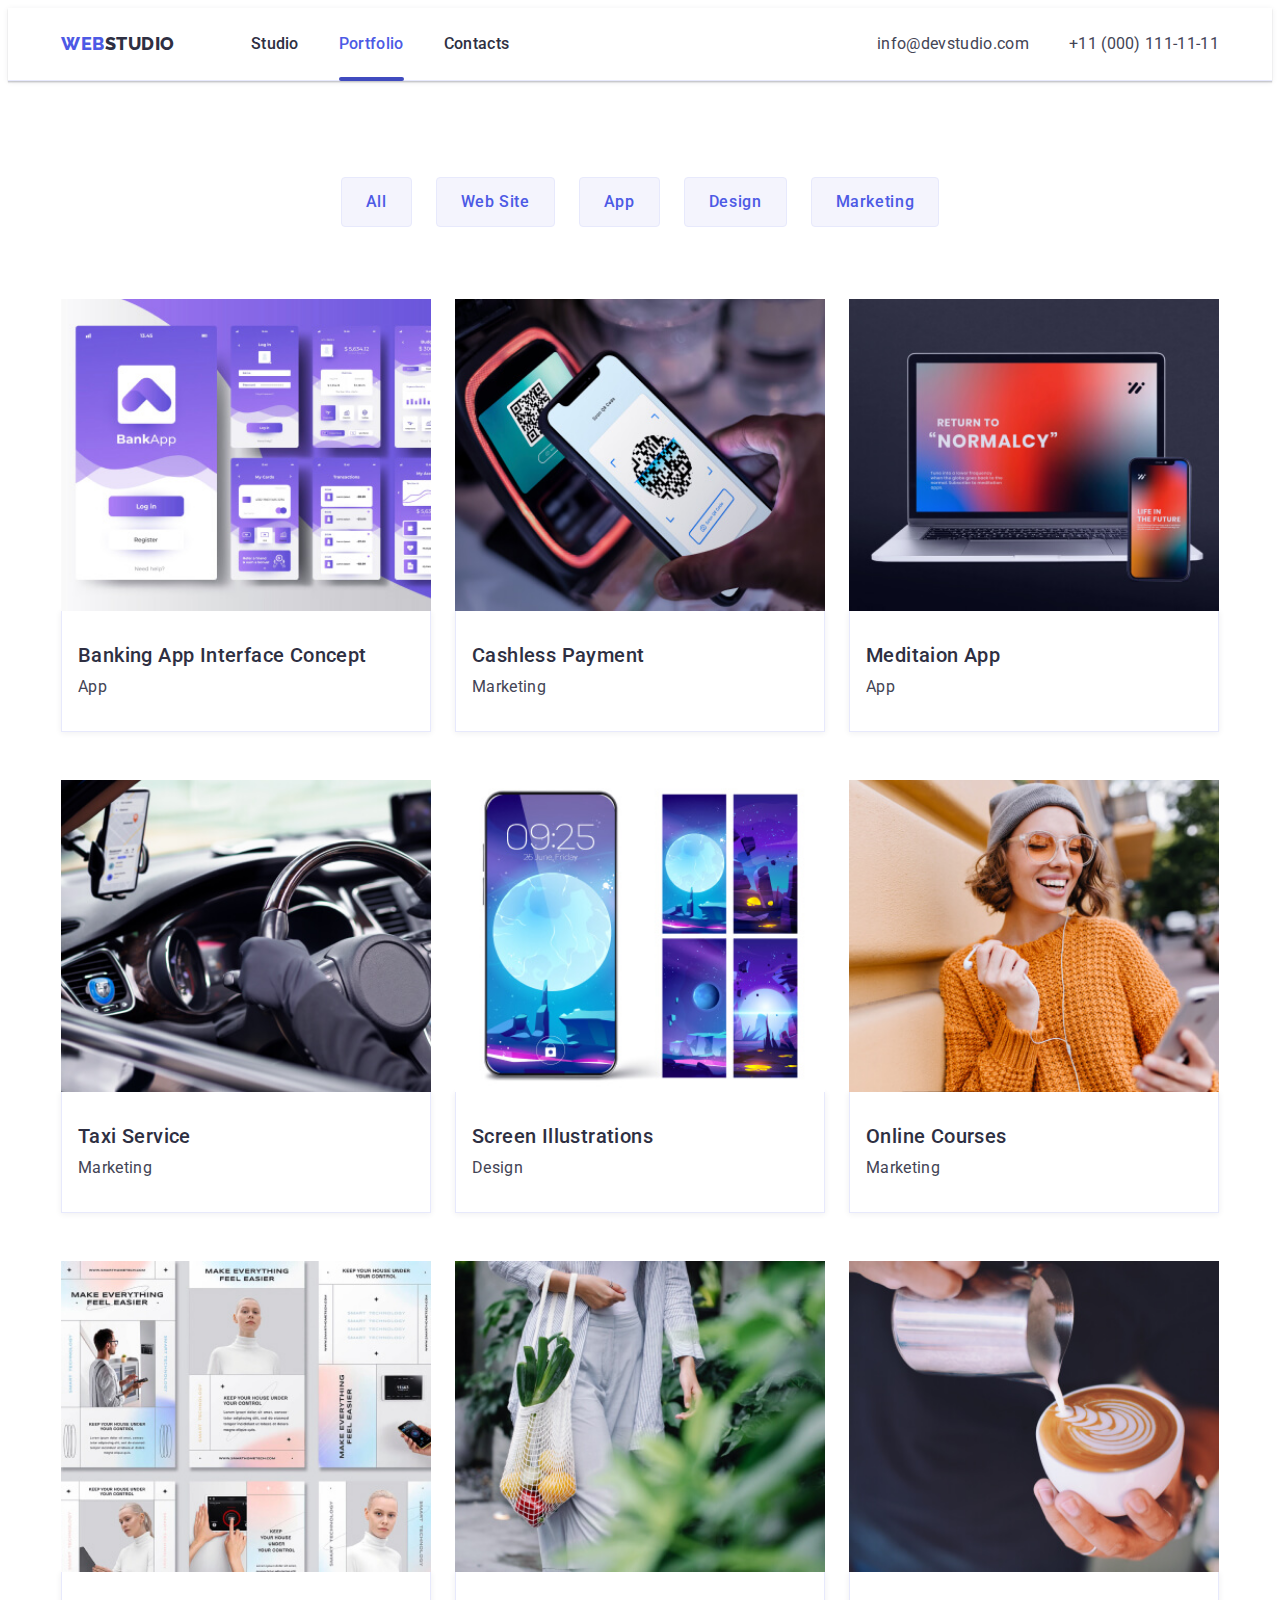
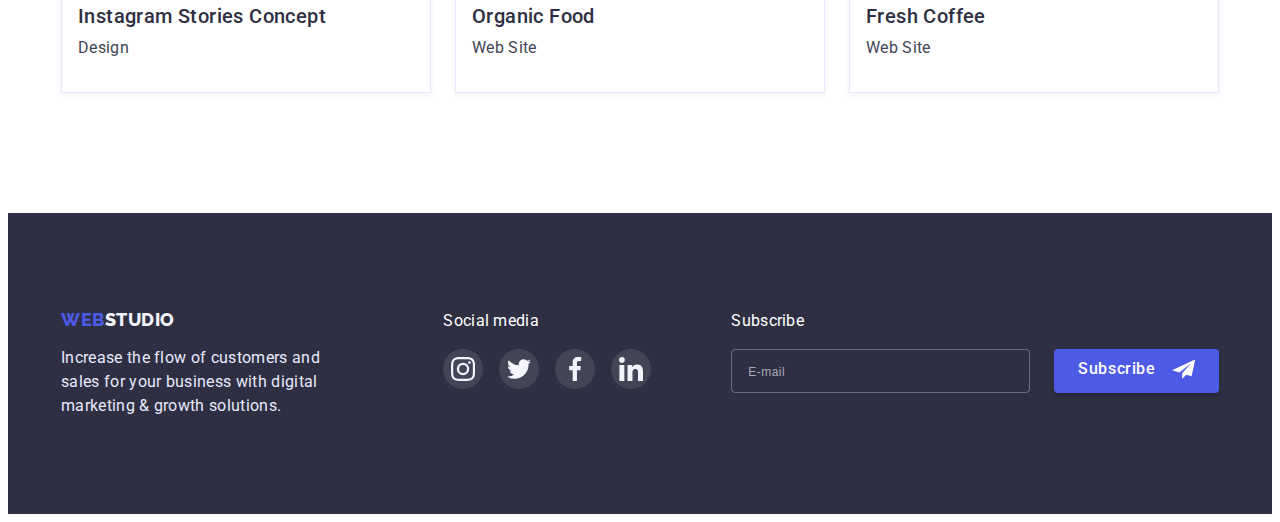
<file: portfolio.html>
<!DOCTYPE html>
<html lang="en">
  <head>
    <meta charset="UTF-8" />
    <meta http-equiv="X-UA-Compatible" content="IE=edge" />
    <meta
      name="viewport"
      content="width=device-width, initial-scale=1.0"
    />
    <title>Web Studio</title>

    <!-- favicon -->
    <link
      rel="apple-touch-icon"
      sizes="180x180"
      href="./images/faicon/apple-touch-icon.png"
    />
    <link
      rel="icon"
      type="image/png"
      sizes="32x32"
      href="./images/faicon/favicon-32x32.png"
    />
    <link
      rel="icon"
      type="image/png"
      sizes="16x16"
      href="./images/faicon/favicon-16x16.png"
    />
    <link rel="manifest" href="./images/faicon/site.webmanifest" />
    <link
      rel="mask-icon"
      href="./images/faicon/faicon-web-studio.svg"
      color="#5bbad5"
    />
    <meta name="msapplication-TileColor" content="#00aba9" />
    <meta name="theme-color" content="#ffffff" />

    <!-- font family -->
    <link rel="preconnect" href="https://fonts.googleapis.com" />
    <link rel="preconnect" href="https://fonts.gstatic.com" crossorigin />
    <link
      href="https://fonts.googleapis.com/css2?family=Raleway:wght@800&family=Roboto:wght@400;500;700;900&display=swap"
      rel="stylesheet"
    />

    <!-- normalize -->
    <link
      rel="stylesheet"
      href="https://cdnjs.cloudflare.com/ajax/libs/modern-normalize/1.1.0/modern-normalize.min.css"
      integrity="sha512-wpPYUAdjBVSE4KJnH1VR1HeZfpl1ub8YT/NKx4PuQ5NmX2tKuGu6U/JRp5y+Y8XG2tV+wKQpNHVUX03MfMFn9Q=="
      crossorigin="anonymous"
      referrerpolicy="no-referrer"
    />

    <!-- css styles -->
    <link rel="stylesheet" href="./css/main.css" />
  </head>
  <body>
    <!-- Header -->

    <header class="header">
      <!-- main-nav -->
      <div class="container header-items">
        <nav class="header-nav">
          <a class="link logo" href="./index.html"
            >Web<span class="logo-header">Studio</span>
          </a>

          <ul class="list menu">
            <li class="menu-item">
              <a class="menu-link link " href="./index.html"
                >Studio</a
              >
            </li>
            <li class="menu-item">
              <a class="menu-link link corrent" href="./portfolio.html"
                >Portfolio</a
              >
            </li>
            <li class="menu-item">
              <a class="menu-link link" href="./index.html">Contacts</a>
            </li>
          </ul>
        </nav>
        <!-- contacts -->
        <address class="address">
          <ul class="contacts-header list">
            <li class="contacts-header-item">
              <a
                class="contacts-header-link link"
                href="mailto:info@devstudio.com"
              >
                <!-- <svg class="contacts-header-icon">
                  <use href="./images/sprite.svg#icon-email"></use>
                </svg> -->
                info@devstudio.com</a
              >
            </li>
            <li class="contacts-header-item">
              <a
                class="contacts-header-link link"
                href="tel:+11(000)111-11-11"
              >
                <!-- <svg class="contacts-header-icon">
                  <use href="./images/sprite.svg#icon-phone"></use>
                </svg> -->
                +11 (000) 111-11-11</a
              >
            </li>
          </ul>
        </address>
        <button type="button" class="open-mobile-menu-btn" data-menu-open>
          <svg class="open-mobile-menu-btn-icon" width="32" heigth="32">
            <use href="./images/sprite.svg#icon-burger"></use>
          </svg>
        </button>
      </div>
    </header>

    <!-- Content -->
    <main>
      <!-- Portfolio -->
      <section class="portfolio section">
        <div class="container">
          <h1 class="visually-hidden">portfolio</h1>
          <!-- list btn -->
          <ul class="btn-filter-list list">
            <li class="btn-filter-item">
              <button class="filter-btns" type="button">All</button>
            </li>
            <li class="btn-filter-item">
              <button class="filter-btns" type="button">Web Site</button>
            </li>
            <li class="btn-filter-item">
              <button class="filter-btns" type="button">App</button>
            </li>
            <li class="btn-filter-item">
              <button class="filter-btns" type="button">Design</button>
            </li>
            <li class="btn-filter-item">
              <button class="filter-btns" type="button">Marketing</button>
            </li>
          </ul>
          <!-- list portfolio -->
          <ul class="list portfolio-list">
            <li class="portfolio-item">
              <a class="portfilio-link link" href="">
                <div class="overlay">
                   <picture>
                <source
                srcset="./images/portfolio/mobile/img.jpg 1x, ./images/portfolio/mobile/img@2x.jpg 2x"
                media="(max-width: 767px)">
                <source
                srcset="./images/portfolio/tablet/img.jpg 1x, ./images/portfolio/tablet/img@2x.jpg 2x"
                media="(min-width: 768px)">
              <img src="./images/portfolio/mobile/img.jpg" alt="banking app interface concept"
              width="360"
                    height="300">
              </picture>
                  <div class="overlay-hover">
                    <p class="overlay-text text">
                      14 Stylish and User-Friendly App Design Concepts ·
                      Task Manager App · Calorie Tracker App · Exotic Fruit
                      Ecommerce App · Cloud Storage App
                    </p>
                  </div>
                </div>

                <div class="portfolio-desc">
                  <h2 class="card-title">Banking App Interface Concept</h2>

                  <p class="text">App</p>
                </div>
              </a>
            </li>
            <li class="portfolio-item">
              <a class="portfilio-link link" href="">
                <div class="overlay">
                 <picture>
                <source
                srcset="./images/portfolio/mobile/img-1.jpg 1x, ./images/portfolio/mobile/img@2x-1.jpg 2x"
                media="(max-width: 767px)">
                <source
                srcset="./images/portfolio/tablet/img-1.jpg 1x, ./images/portfolio/tablet/img@2x-1.jpg 2x"
                media="(min-width: 768px)">
              <img src="./images/portfolio/mobile/img-1.jpg" alt="cashless payment"
              width="360"
                    height="300">
              </picture>
                  <div class="overlay-hover">
                    <p class="overlay-text text">
                      14 Stylish and User-Friendly App Design Concepts ·
                      Task Manager App · Calorie Tracker App · Exotic Fruit
                      Ecommerce App · Cloud Storage App
                    </p>
                  </div>
                </div>
                <div class="portfolio-desc">
                  <h2 class="card-title">Cashless Payment</h2>

                  <p class="text">Marketing</p>
                </div>
              </a>
            </li>
            <li class="portfolio-item">
              <a class="portfilio-link link" href="">
                <div class="overlay">
                  <picture>
                <source
                srcset="./images/portfolio/mobile/img-2.jpg 1x, ./images/portfolio/mobile/img@2x-2.jpg 2x"
                media="(max-width: 767px)">
                <source
                srcset="./images/portfolio/tablet/img-2.jpg 1x, ./images/portfolio/tablet/img@2x-2.jpg 2x"
                media="(min-width: 768px)">
              <img src="./images/portfolio/mobile/img-2.jpg" alt="meditaion app"
              width="360"
                    height="300">
              </picture>
                  <div class="overlay-hover">
                    <p class="overlay-text text">
                      14 Stylish and User-Friendly App Design Concepts ·
                      Task Manager App · Calorie Tracker App · Exotic Fruit
                      Ecommerce App · Cloud Storage App
                    </p>
                  </div>
                </div>
                <div class="portfolio-desc">
                  <h2 class="card-title">Meditaion App</h2>

                  <p class="text">App</p>
                </div>
              </a>
            </li>
            <li class="portfolio-item">
              <a class="portfilio-link link" href="">
                <div class="overlay">
                 <picture>
                <source
                srcset="./images/portfolio/mobile/img-3.jpg 1x, ./images/portfolio/mobile/img@2x-3.jpg 2x"
                media="(max-width: 767px)">
                <source
                srcset="./images/portfolio/tablet/img-3.jpg 1x, ./images/portfolio/tablet/img@2x-3.jpg 2x"
                media="(min-width: 768px)">
              <img src="./images/portfolio/mobile/img-3.jpg" alt="taxi service"
              width="360"
                    height="300">
              </picture> 
                  <div class="overlay-hover">
                    <p class="overlay-text text">
                      14 Stylish and User-Friendly App Design Concepts ·
                      Task Manager App · Calorie Tracker App · Exotic Fruit
                      Ecommerce App · Cloud Storage App
                    </p>
                  </div>
                </div>
                <div class="portfolio-desc">
                  <h2 class="card-title">Taxi Service</h2>

                  <p class="text">Marketing</p>
                </div>
              </a>
            </li>
            <li class="portfolio-item">
              <a class="portfilio-link link" href="">
                <div class="overlay">
                  <picture>
                <source
                srcset="./images/portfolio/mobile/img-4.jpg 1x, ./images/portfolio/mobile/img@2x-4.jpg 2x"
                media="(max-width: 767px)">
                <source
                srcset="./images/portfolio/tablet/img-4.jpg 1x, ./images/portfolio/tablet/img@2x-4.jpg 2x"
                media="(min-width: 768px)">
              <img src="./images/portfolio/mobile/img-4.jpg" alt="screen illustrations"
              width="360"
                    height="300">
              </picture>
                  <div class="overlay-hover">
                    <p class="overlay-text text">
                      14 Stylish and User-Friendly App Design Concepts ·
                      Task Manager App · Calorie Tracker App · Exotic Fruit
                      Ecommerce App · Cloud Storage App
                    </p>
                  </div>
                </div>
                <div class="portfolio-desc">
                  <h2 class="card-title">Screen Illustrations</h2>

                  <p class="text">Design</p>
                </div>
              </a>
            </li>
            <li class="portfolio-item">
              <a class="portfilio-link link" href="">
                <div class="overlay">
                  <picture>
                <source
                srcset="./images/portfolio/mobile/img-5.jpg 1x, ./images/portfolio/mobile/img@2x-5.jpg 2x"
                media="(max-width: 767px)">
                <source
                srcset="./images/portfolio/tablet/img-5.jpg 1x, ./images/portfolio/tablet/img@2x-5.jpg 2x"
                media="(min-width: 768px)">
              <img src="./images/portfolio/mobile/img-5.jpg" alt="online courses"
              width="360"
                    height="300">
              </picture>
                  <div class="overlay-hover">
                    <p class="overlay-text text">
                      14 Stylish and User-Friendly App Design Concepts ·
                      Task Manager App · Calorie Tracker App · Exotic Fruit
                      Ecommerce App · Cloud Storage App
                    </p>
                  </div>
                </div>
                <div class="portfolio-desc">
                  <h2 class="card-title">Online Courses</h2>

                  <p class="text">Marketing</p>
                </div>
              </a>
            </li>
            <li class="portfolio-item">
              <a class="portfilio-link link" href="">
                <div class="overlay">
                  <picture>
                <source
                srcset="./images/portfolio/mobile/img-6.jpg 1x, ./images/portfolio/mobile/img@2x-6.jpg 2x"
                media="(max-width: 767px)">
                <source
                srcset="./images/portfolio/tablet/img-6.jpg 1x, ./images/portfolio/tablet/img@2x-6.jpg 2x"
                media="(min-width: 768px)">
              <img src="./images/portfolio/mobile/img-6.jpg" alt="instagram stories oncept"
              width="360"
                    height="300">
              </picture>
                  <div class="overlay-hover">
                    <p class="overlay-text text">
                      14 Stylish and User-Friendly App Design Concepts ·
                      Task Manager App · Calorie Tracker App · Exotic Fruit
                      Ecommerce App · Cloud Storage App
                    </p>
                  </div>
                </div>
                <div class="portfolio-desc">
                  <h2 class="card-title">Instagram Stories Concept</h2>

                  <p class="text">Design</p>
                </div>
              </a>
            </li>
            <li class="portfolio-item">
              <a class="portfilio-link link" href="">
                <div class="overlay">
                   <picture>
                <source
                srcset="./images/portfolio/mobile/img-7.jpg 1x, ./images/portfolio/mobile/img@2x-7.jpg 2x"
                media="(max-width: 767px)">
                <source
                srcset="./images/portfolio/tablet/img-7.jpg 1x, ./images/portfolio/tablet/img@2x-7.jpg 2x"
                media="(min-width: 768px)">
              <img src="./images/portfolio/mobile/img-7.jpg" alt="organic food"
              width="360"
                    height="300">
              </picture>
                  <div class="overlay-hover">
                    <p class="overlay-text text">
                      14 Stylish and User-Friendly App Design Concepts ·
                      Task Manager App · Calorie Tracker App · Exotic Fruit
                      Ecommerce App · Cloud Storage App
                    </p>
                  </div>
                </div>
                <div class="portfolio-desc">
                  <h2 class="card-title">Organic Food</h2>

                  <p class="text">Web Site</p>
                </div>
              </a>
            </li>
            <li class="portfolio-item">
              <a class="portfilio-link link" href="">
                <div class="overlay">
                  <picture>
                <source
                srcset="./images/portfolio/mobile/img-8.jpg 1x, ./images/portfolio/mobile/img@2x-8.jpg 2x"
                media="(max-width: 767px)">
                <source
                srcset="./images/portfolio/tablet/img-8.jpg 1x, ./images/portfolio/tablet/img@2x-8.jpg 2x"
                media="(min-width: 768px)">
              <img src="./images/portfolio/mobile/img-8.jpg" alt="fresh coffee"
              width="360"
                    height="300">
              </picture>
                  <div class="overlay-hover">
                    <p class="overlay-text text">
                      14 Stylish and User-Friendly App Design Concepts ·
                      Task Manager App · Calorie Tracker App · Exotic Fruit
                      Ecommerce App · Cloud Storage App
                    </p>
                  </div>
                </div>
                <div class="portfolio-desc">
                  <h2 class="card-title">Fresh Coffee</h2>

                  <p class="text">Web Site</p>
                </div>
              </a>
            </li>
          </ul>
        </div>
      </section>
    </main>

    <!-- Footer -->
    <footer class="footer">
      <div class="container footer-content">
        <div class="footer-wrap-text">
          <a href="./index.html" class="logo link"
            >Web<span class="logo-footer">Studio</span></a
          >
          <p class="text-footer">
            Increase the flow of customers and sales for your business with
            digital marketing & growth solutions.
          </p>
        </div>
        <div class="footer-wrap-social-media">
          <p class="footer-social-media-title text">Social media</p>
          <ul class="list footer-social-media-list">
            <li class="footer-social-mebia-item">
              <a
                class="footer-social-media-link"
                href="https://www.instagram.com/"
                target="_blank"
                rel="noreferrer noopener"
              >
                <svg class="footer-social-media-icon">
                  <use href="./images/sprite.svg#icon-instagram"></use>
                </svg>
              </a>
            </li>
            <li class="footer-social-mebia-item">
              <a
                class="footer-social-media-link"
                href="https://twitter.com/"
                target="_blank"
                rel="noreferrer noopener"
              >
                <svg class="footer-social-media-icon">
                  <use href="./images/sprite.svg#icon-twitter"></use>
                </svg>
              </a>
            </li>

            <li class="footer-social-mebia-item">
              <a
                class="footer-social-media-link"
                href="https://www.facebook.com/"
                target="_blank"
                rel="noreferrer noopener"
              >
                <svg class="footer-social-media-icon">
                  <use href="./images/sprite.svg#icon-facebook"></use>
                </svg>
              </a>
            </li>
            <li class="footer-social-mebia-item">
              <a
                class="footer-social-media-link"
                href="https://www.linkedin.com/"
                target="_blank"
                rel="noreferrer noopener"
              >
                <svg class="footer-social-media-icon">
                  <use href="./images/sprite.svg#icon-linkedin"></use>
                </svg>
              </a>
            </li>
          </ul>
        </div>
        <!-- form footer -->
        <div>
          <p class="footer-subscribe-title text">Subscribe</p>
          <form class="footer-subscribe-form">
            <input
              name="email"
              class="footer-subscribe-input"
              type="email"
              placeholder="E-mail"
            />
            <button class="footer-subscribe-btn" type="submit">
              Subscribe
              <svg class="footer-subscribe-icon" width="24" height="24">
                <use href="./images/sprite.svg#icon-paper-plane"></use>
              </svg>
            </button>
          </form>
        </div>
      </div>
    </footer>


    <div class="bdrop-mobile-menu is-open" data-menu>
      <div class="mobile-menu">
        <button
          class="close-mobile-menu-btn"
          type="button"
          data-menu-close
        >
          <svg class="close-mobile-menu-btn-icon" width="8" heigth="8">
            <use href="./images/sprite.svg#icon-close-modal"></use>
          </svg>
        </button>

        <nav class="nav-mobile">
          <ul class="list nav-mobile-menu">
            <li class="mobile-menu-item">
              <a class="mobile-menu-link link " href="./index.html"
                >Studio</a
              >
            </li>
            <li class="mobile-menu-item">
              <a class="mobile-menu-link link corrent-mobile" href="./portfolio.html"
                >Portfolio</a
              >
            </li>
            <li class="mobile-menu-item">
              <a
                class="mobile-menu-link link "
                href="./index.html"
                >Contacts</a
              >
            </li>
          </ul>
        </nav>

        <!-- contacts -->
        <address class="address-mobile-menu">
          <ul class="contacts-mobile-menu list">
            <li class="contacts-mobile-menu-item">
              <a class="mobile-menu-tel link" href="tel:+11(000)111-11-11">
                +11 (000) 111-11-11</a
              >
            </li>
            <li class="contacts-mobile-menu-item">
              <a
                class="mobile-menu-email link"
                href="mailto:info@devstudio.com"
              >
                info@devstudio.com</a
              >
            </li>
          </ul>
        </address>
        <ul class="list mobile-menu-social-media-list">
          <li class="mobile-menu-social-mebia-item">
            <a
              class="mobile-menu-social-media-link"
              href="https://www.instagram.com/"
              target="_blank"
              rel="noreferrer noopener"
            >
              <svg
                class="mobile-menu-social-media-icon"
                width="24"
                height="24"
              >
                <use href="./images/sprite.svg#icon-instagram"></use>
              </svg>
            </a>
          </li>
          <li class="mobile-menu-social-mebia-item">
            <a
              class="mobile-menu-social-media-link"
              href="https://twitter.com/"
              target="_blank"
              rel="noreferrer noopener"
            >
              <svg
                class="mobile-menu-social-media-icon"
                width="24"
                height="24"
              >
                <use href="./images/sprite.svg#icon-twitter"></use>
              </svg>
            </a>
          </li>

          <li class="mobile-menu-social-mebia-item">
            <a
              class="mobile-menu-social-media-link"
              href="https://www.facebook.com/"
              target="_blank"
              rel="noreferrer noopener"
            >
              <svg
                class="mobile-menu-social-media-icon"
                width="24"
                height="24"
              >
                <use href="./images/sprite.svg#icon-facebook"></use>
              </svg>
            </a>
          </li>
          <li class="mobile-menu-social-mebia-item">
            <a
              class="mobile-menu-social-media-link"
              href="https://www.linkedin.com/"
              target="_blank"
              rel="noreferrer noopener"
            >
              <svg
                class="mobile-menu-social-media-icon"
                width="24"
                height="24"
              >
                <use href="./images/sprite.svg#icon-linkedin"></use>
              </svg>
            </a>
          </li>
        </ul>
      </div>
    </div>

    
    <!-- js -->
    <script src="./js/mobile-menu.js"></script>
  </body>
</html>
</file>
<file: css/main.css>
:root {
  --primary-accent-color: #4d5ae5;
  --primary-accent-color-hover: #404bbf;
  --secondary-accent-color: #31d0aa;

  --primary-text-color-dark: #434455;
  --secondary-text-color-dark: #000000;
  --primary-text-color-light: #e7e9fc;
  --secondary-text-color-light: #ffffff;

  --primary-title-color-dark: #2e2f42;
  --secondary-title-color-dark: #000000;
  --primary-title-color-light: #ffffff;
  --secondary-title-color-light: #f4f4fd;

  --primary-background-color-light: #ffffff;
  --secondary-background-color-light: #f4f4fd;
  --primary-background-color-dark: #2e2f42;

  --primary-font: 'Roboto', sans-serif;
  --secondary-font: 'Raleway', sans-serif;

  --time-and-style-of-transition: 250ms cubic-bezier(0.4, 0, 0.2, 1);
}
/* reset */
h1,
h2,
h3,
h4,
h5,
h6,
p {
  margin-top: 0;
  margin-bottom: 0;
}

ul,
ol {
  margin-top: 0;
  margin-bottom: 0;
  padding-left: 0;
}

img {
  display: block;
  width: 100%;
  height: auto;
}

address {
  font-style: normal;
}

button {
  cursor: pointer;
}

body {
  background-color: var(--primary-background-color-light);
  color: var(--primary-text-color-dark);
  font-family: var(--primary-font);
  font-size: 16px;
}
.list {
  list-style: none;
}
.link {
  text-decoration: none;
}
.visually-hidden {
  position: absolute;
  width: 1px;
  height: 1px;
  margin: -1px;
  border: 0;
  padding: 0;

  white-space: nowrap;
  clip-path: inset(100%);
  clip: rect(0 0 0 0);
  overflow: hidden;
}

/* ================== Components ================== */
/* ---------- container ---------- */
.container {
  min-width: 320px;
  padding-left: 16px;
  padding-right: 16px;
}
@media screen and (min-width: 428px) {
  /* на макеті 428 а в тз точка перелому 480 */
  .container {
    width: 428px;
    margin-left: auto;
    margin-right: auto;
  }
}
@media screen and (min-width: 768px) {
  .container {
    width: 768px;
  }
}
@media screen and (min-width: 1200px) {
  .container {
    width: 1158px;
    padding-left: 15px;
    padding-right: 15px;
  }
}

/* ---------- section ---------- */
.section {
  padding-top: 96px;
  padding-bottom: 96px;
}
@media screen and (min-width: 1200px) {
  .section {
    padding-top: 120px;
    padding-bottom: 120px;
  }
}
.section-title {
  margin-bottom: 72px;
  color: var(--primary-title-color-dark);
  text-align: center;
  font-size: 36px;
  line-height: 1.11;
  letter-spacing: 0.02em;
  text-transform: capitalize;
}
.text {
  color: var(--primary-text-color-dark);
  line-height: 1.5;
  letter-spacing: 0.02em;
}

/* ===================== Header ================== */
/* .menu {
    display: flex;
    gap: 40px;
  }
@media screen and (max-width: 767px) {
  .menu {
     display: none;
  }
  .address {
      display: none;
  }
} */
.menu,
.address {
  display: none;
}
@media screen and (min-width: 768px) {
  .menu {
    display: flex;
    gap: 40px;
  }
  .address {
    display: block;
  }
}



.header {
  border-bottom: 1px solid #e7e9fc;
  box-shadow: 0px 2px 1px rgba(46, 47, 66, 0.08),
    0px 1px 1px rgba(46, 47, 66, 0.16), 0px 1px 6px rgba(46, 47, 66, 0.08);
}

/* ---------- logo  ---------- */
.logo {
  display: block;

  color: var(--primary-accent-color);
  font-family: var(--secondary-font);
  font-weight: 800;
  font-size: 18px;
  line-height: 1.17;
  letter-spacing: 0.03em;
  text-transform: uppercase;
}
@media screen and (min-width: 768px) and (max-width: 1199px) {
  .logo {
    margin-right: 123px;
  }
}
@media screen and (min-width: 1200px) {
  .logo {
    margin-right: 76px;
    padding-top: 24px;
    padding-bottom: 24px;
  }
}

.logo-header {
  color: var(--primary-title-color-dark);
}

/* ---------- Backdrop mobile-menu ---------- */
.bdrop-mobile-menu.is-open {
  opacity: 0;
  visibility: hidden;
  pointer-events: none;
  
  transform: translateY(-100%);
}
@media screen and (max-width:767px) {
  .header-items{
    height: 70px;
  }
}

.header-items {
  display: flex;
  align-items: center;
}

.bdrop-mobile-menu {
  overflow: auto;
  background-color: #ffffff;
  position: fixed;
  top: 0;
  left: 0;
  width: 100%;
  height: 100%;
  transform: translateY(0);

  transition: 
  opacity var(--time-and-style-of-transition),
    visibility var(--time-and-style-of-transition),
    transform var(--time-and-style-of-transition);
}
@media screen and (min-width: 768px) {
  .bdrop-mobile-menu {
    display: none;
  }
}

.mobile-menu {
  display: flex;
  flex-direction: column;
  width: 100%;
  height: 100%;
  padding-top: 80px;
  padding-bottom: 40px;
  padding-right: 40px;
  padding-left: 40px;
}

.open-mobile-menu-btn {
  margin-left: auto;
  border: none;
  background-color: transparent;
  line-height: 0;
  padding: 0;
}
.open-mobile-menu-btn-icon {
  height: 32px;
  width: 32px;
}
.close-mobile-menu-btn {
  position: absolute;
  top: 40px;
  right: 40px;
  display: flex;
  justify-content: center;
  align-items: center;
  padding: 0;
  width: 24px;
  height: 24px;
  background-color: #e7e9fc;
  border: 1px solid rgba(0, 0, 0, 0.1);
  border-radius: 50%;

  transition: background-color var(--time-and-style-of-transition),
    border-color var(--time-and-style-of-transition);
}
.close-mobile-menu-btn:hover,
.close-mobile-menu-btn:focus {
  background-color: var(--primary-accent-color-hover);
  border-color: var(--primary-accent-color-hover);
}
.close-mobile-menu-btn-icon {
  transition: fill var(--time-and-style-of-transition);
}
.close-mobile-menu-btn:hover .close-mobile-menu-btn-icon,
.close-mobile-menu-btn:focus .close-mobile-menu-btn-icon {
  fill: #ffffff;
}

.mobile-menu-item {
  margin-bottom: 40px;
}

.mobile-menu-link {
  font-weight: 700;
  font-size: 36px;
  line-height: 1.11;
  letter-spacing: 0.02em;
  text-transform: capitalize;
  color: var(--primary-title-color-dark);
}

.address-mobile-menu {
  margin-top: auto;
}

.mobile-menu-tel {
  display: block;
  margin-bottom: 40px;
  font-weight: 600;
  font-size: 24px;
  line-height: 1.11;
  text-transform: capitalize;
  color: var(--primary-accent-color);
}

@media screen and (min-width: 768px) {
  .open-mobile-menu-btn {
    display: none;
  }
}
.mobile-menu-email {
  margin-bottom: 48px;
  display: block;
  font-weight: 500;
  font-size: 20px;
  line-height: 1.2;
  letter-spacing: 0.02em;
  color: var(--primary-text-color-dark);
}

.mobile-menu-social-media-list {
  display: flex;
  justify-content: space-between;
}
@media screen and (min-width: 420px) {
  .mobile-menu-social-media-list {
    gap: 56px;
    justify-content: start;
  }
  .mobile-menu-tel {
    font-size: 36px;
  }
}

.mobile-menu-social-media-link {
  display: flex;
  justify-content: center;
  align-items: center;
  background-color: var(--primary-accent-color);
  width: 40px;
  height: 40px;
  border-radius: 50%;
}
.mobile-menu-social-media-icon {
  fill: #ffffff;
}
.corrent-mobile {
  color: var(--primary-accent-color);
}

/* ---------- header menu ---------- */
.header-nav {
  display: flex;
  align-items: center;
}

.menu-link {
  position: relative;
  display: inline-block;
  padding-top: 24px;
  padding-bottom: 10px;

  color: var(--primary-title-color-dark);
  font-weight: 500;
  line-height: 1.5;
  letter-spacing: 0.02em;

  transition: color var(--time-and-style-of-transition);
}
@media screen and (min-width: 1200px) {
  .menu-link {
    padding-bottom: 24px;
  }
}

.corrent {
  color: var(--primary-accent-color);
}

.corrent::after {
  position: absolute;
  bottom: -1px;
  display: block;
  opacity: 1;
  content: '';
  width: 100%;
  height: 4px;
  border-radius: 2px;
  background: var(--primary-accent-color-hover);
}

.menu-link:hover,
.menu-link:focus {
  color: var(--primary-accent-color);
}

.menu-link:active {
  color: var(--primary-accent-color);
}

/* ------------------- Contacts ------------------- */
.address {
  margin-left: auto;
}

.contacts-header {
  display: block;
}

@media screen and (min-width: 1200px) {
  .contacts-header {
    display: flex;
    gap: 40px;
  }
}

.contacts-header-link {
  font-size: 12px;
  line-height: 1.33;
  color: var(--primary-text-color-dark);
  letter-spacing: 0.02em;

  transition: color var(--time-and-style-of-transition);
}
@media screen and (min-width: 1200px) {
  .contacts-header-link {
    display: block;
    padding-top: 24px;
    padding-bottom: 24px;
    font-size: 16px;
    line-height: 1.5;
  }
}

.contacts-header-link:hover,
.contacts-header-link:focus {
  color: var(--primary-accent-color);
}

/* ================== /Header ================== */

/* ================== Content ================== */
/* ---------- Hero ---------- */
/* ----- mobile hero bg ----- */
.hero {
  min-width: 320px;
  max-width: 428px;
  margin-left: auto;
  margin-right: auto;
  background-image: linear-gradient(
      rgba(46, 47, 66, 0.7),
      rgba(46, 47, 66, 0.7)
    ),
    url(../images/background/mobile/bg.jpg);
  background-repeat: no-repeat;
  background-position: center;
  background-size: cover;

  padding-top: 112px;
  padding-bottom: 112px;

  text-align: center;
}
@media screen and (max-width: 767px) and (min-device-pixel-ratio: 2),
  screen and (max-width: 767px) and (min-resolution: 192dpi),
  screen and (max-width: 767px) and (min-resolution: 2dppx) {
  .hero {
    background-image: linear-gradient(
        rgba(46, 47, 66, 0.7),
        rgba(46, 47, 66, 0.7)
      ),
      url(../images/background/mobile/bg@2x.jpg);
  }
}
@media screen and (max-width: 767px) and (min-device-pixel-ratio: 3),
  screen and (max-width: 767px) and (min-resolution: 288dpi),
  screen and (max-width: 767px) and (min-resolution: 3dppx) {
  .hero {
    background-image: linear-gradient(
        rgba(46, 47, 66, 0.7),
        rgba(46, 47, 66, 0.7)
      ),
      url(../images/background/mobile/bg@3x.jpg);
  }
}

/* ----- tablet hero bg ----- */
@media screen and (min-width: 768px) {
  .hero {
    background-image: linear-gradient(
        rgba(46, 47, 66, 0.7),
        rgba(46, 47, 66, 0.7)
      ),
      url(../images/background/tablet/bg.jpg);
    max-width: 786px;
  }
}
@media screen and (min-width: 768px) and (min-device-pixel-ratio: 2),
  screen and (min-width: 768px) and (min-resolution: 192dpi),
  screen and (min-width: 768px) and (min-resolution: 2dppx) {
  .hero {
    background-image: linear-gradient(
        rgba(46, 47, 66, 0.7),
        rgba(46, 47, 66, 0.7)
      ),
      url(../images/background/tablet/bg@2x.jpg);
  }
}
@media screen and (min-width: 768px) and (min-device-pixel-ratio: 3),
  screen and (min-width: 768px) and (min-resolution: 288dpi),
  screen and (min-width: 768px) and (min-resolution: 3dppx) {
  .hero {
    background-image: linear-gradient(
        rgba(46, 47, 66, 0.7),
        rgba(46, 47, 66, 0.7)
      ),
      url(../images/background/tablet/bg@3x.jpg);
  }
}

/* ----- desktop hero bg ----- */

@media screen and (min-width: 1200px) {
  .hero {
    background-image: linear-gradient(
        rgba(46, 47, 66, 0.7),
        rgba(46, 47, 66, 0.7)
      ),
      url(../images/background/desktop/bg.jpg);

    max-width: 1440px;
    padding-top: 188px;
    padding-bottom: 188px;
  }
}
@media screen and (min-width: 1200px) and (min-device-pixel-ratio: 2),
  screen and (min-width: 1200px) and (min-resolution: 192dpi),
  screen and (min-width: 1200px) and (min-resolution: 2dppx) {
  .hero {
    background-image: linear-gradient(
        rgba(46, 47, 66, 0.7),
        rgba(46, 47, 66, 0.7)
      ),
      url(../images/background/desktop/bg@2x.jpg);
  }
}
@media screen and (min-width: 1200px) and (min-device-pixel-ratio: 3),
  screen and (min-width: 1200px) and (min-resolution: 288dpi),
  screen and (min-width: 1200px) and (min-resolution: 3dppx) {
  .hero {
    background-image: linear-gradient(
        rgba(46, 47, 66, 0.7),
        rgba(46, 47, 66, 0.7)
      ),
      url(../images/background/desktop/bg@3x.jpg);
  }
}

.hero-title {
  max-width: 318px;
  margin-bottom: 72px;
  margin-right: auto;
  margin-left: auto;

  color: var(--primary-title-color-light);
  font-weight: 700;
  font-size: 36px;
  line-height: 1.11;
  text-align: center;
  letter-spacing: 0.01em;
  text-transform: capitalize;
}

@media screen and (min-width: 768px) {
  .hero-title {
    max-width: 492px;
    margin-bottom: 40px;
    font-size: 56px;
    line-height: 1.07;
  }
}
@media screen and (min-width: 1200px) {
  .hero-title {
    margin-bottom: 48px;
  }
}

.hero-btn {
  border: none;
  background-color: var(--primary-accent-color);
  box-shadow: 0px 4px 4px rgba(0, 0, 0, 0.15);
  border-radius: 4px;
  padding: 16px 32px;
  min-width: 170px;

  font-family: var(--primary-font-title);
  font-weight: 600;
  font-size: 16px;
  color: var(--primary-title-color-light);
  line-height: 1.5;
  letter-spacing: 0.04em;

  transition: background-color var(--time-and-style-of-transition);
}
.hero-btn:hover,
.hero-btn:focus {
  background-color: #404bbf;
}

/* ---------- benefits ---------- */
@media screen and (min-width: 1200px) {
  .benefits {
    padding-bottom: 0;
  }
}
.benefits-title {
  text-align: center;
  margin-bottom: 8px;
  font-weight: 700;
  font-size: 36px;
  line-height: 1.11;
  letter-spacing: 0.02em;
  text-transform: capitalize;
  color: var(--primary-title-color-dark);
}
@media screen and (min-width: 768px) {
  .benefits-title {
    text-align: left;
  }
}
@media screen and (min-width: 1200px) {
  .benefits-title {
    font-weight: 500;
    font-size: 20px;
    line-height: 1.2;
  }
}
.benefits-desc {
  font-weight: 500;
}

@media screen and (min-width: 1200px) {
  .benefits-desc {
    font-weight: 400;
  }
}

.benefits-list {
  display: flex;
  flex-direction: column;
  gap: 72px;
}
@media screen and (min-width: 768px) {
  .benefits-list {
    flex-direction: row;
    flex-wrap: wrap;
    row-gap: 72px;
    column-gap: 24px;
  }
  .benefits-item {
    flex-basis: calc((100% - 24px) / 2);
  }
}

@media screen and (min-width: 1200px) {
  .benefits-item {
    flex-basis: calc((100% - 3 * 24px) / 4);
  }
}
.benefits-icon-bgr {
  display: none;
  justify-content: center;
  align-items: center;
  height: 112px;
  border-radius: 4px;
  margin-bottom: 8px;
  background-color: var(--secondary-background-color-light);
}
.benefits-icon {
  width: 64px;
  height: 64px;
}
@media screen and (min-width: 1200px) {
  .benefits-icon-bgr {
    display: flex;
  }
}

/* ---------- products ---------- */
.products-list {
  display: flex;
  gap: 24px;
}
.products {
  display: none;
}

@media screen and (min-width: 1200px) {
  .products {
    display: block;
  }
}

/* ---------- team ---------- */
.team {
  background-color: var(--secondary-background-color-light);
  min-width: 320px;
 
}

.team-list {
  display: flex;
  flex-direction: column;
  align-items: center;
  gap: 72px;
}
@media screen and (min-width: 768px) {
  .team-list {
    flex-direction: row;
    flex-wrap: wrap;
    justify-content: center;
    row-gap: 64px;
    column-gap: 24px;
  }
  .team-item {
    flex-basis: calc((100% - 24px) / 2);
  }
}
@media screen and (min-width: 1200px) {
  
  .team-item {
    flex-basis: calc((100% - 3 * 24px) / 4);
  }
}
.team-item {
  box-shadow: 0px 1px 6px rgba(46, 47, 66, 0.08),
    0px 1px 1px rgba(46, 47, 66, 0.16), 0px 2px 1px rgba(46, 47, 66, 0.08);
   border-radius: 0px 0px 4px 4px;
 
  max-width: 260px;
}
.team-desc {
   border-radius: 0px 0px 4px 4px;
  padding-top: 32px;
  padding-bottom: 32px;
  background-color: #ffffff;
  text-align: center;
}
.team-social-media-list {
  display: flex;
  justify-content: center;
  gap: 24px;
}
.team-social-media-item {
  width: 40px;
}
.team-social-media-link {
  height: 40px;
  display: flex;
  justify-content: center;
  align-items: center;
  background-color: var(--primary-accent-color);
  border-radius: 50%;

  transition: background-color var(--time-and-style-of-transition);
}
.team-social-media-link:hover,
.team-social-media-link:focus {
  background-color: var(--primary-accent-color-hover);
}
.team-social-media-icon {
  width: 16px;
  height: 16px;
  fill: #f4f4fd;
}
.team-desc .sub-title {
  margin-bottom: 8px;
}
.team-desc .text {
  margin-bottom: 8px;
}

/* ---------- customers ----------  */
@media screen and (min-width: 768px) {
  .customers-container {
    max-width: 552px;
    padding-left: 0;
    padding-right: 0;
  }
}
@media screen and (min-width: 1200px) {
  .customers-container {
    max-width: 1158px;
    padding-left: 15px;
    padding-right: 15px;
  }
}

.customers-list {
  display: flex;
  flex-wrap: wrap;
  justify-content: center;
  row-gap: 72px;
  column-gap: 16px;
}
.customers-item {
  flex-basis: calc((100% - 16px) / 2);
}
@media screen and (min-width: 768px) {
  .customers-list {
    column-gap: 24px;
  }
  .customers-item {
    flex-basis: calc((100% - 2 * 24px) / 3);
  }
}
@media screen and (min-width: 1200px) {
  .customers-item {
    flex-basis: calc((100% - 5 * 24px) / 6);
  }
}
.customers-link {
  border: 1px solid #8e8f99;
  border-radius: 4px;
  height: 88px;
  display: flex;
  justify-content: center;
  align-items: center;

  transition: border-color var(--time-and-style-of-transition);
}
.customers-icon {
  width: 104px;
  height: 56px;
  fill: #8e8f99;

  transition: fill var(--time-and-style-of-transition);
}
.customers-link:hover,
.customers-link:focus {
  border-color: var(--primary-accent-color-hover);
}
.customers-link:hover .customers-icon,
.customers-link:focus .customers-icon {
  fill: var(--primary-accent-color-hover);
}

/* ================== Footer ================== */
@media screen and (min-width: 768px) {
  .footer-content {
    max-width: 552px;
    padding-left: 0;
    padding-right: 0;
  }
}
@media screen and (min-width: 1200px) {
  .footer-content {
    max-width: 1158px;
    padding-left: 15px;
    padding-right: 15px;
  }
}

.footer {
  min-width: 320px;
  text-align: center;
  padding-top: 96px;
  padding-bottom: 96px;
  background-color: var(--primary-background-color-dark);
}

.footer-content {
  display: flex;
  flex-direction: column;
  gap: 72px;
}

.footer .logo {
  margin-bottom: 16px;
  padding-top: 0;
  padding-bottom: 0;
}
.logo-footer {
  color: var(--secondary-background-color-light);
}
.text-footer {
  max-width: 268px;
  text-align: left;
  margin-right: auto;
  margin-left: auto;
  line-height: 1.5;
  letter-spacing: 0.02em;
  color: var(--primary-text-color-light);
}

.footer-social-media-title {
  margin-bottom: 16px;
  color: var(--secondary-text-color-light);
}
.footer-social-media-list {
  display: flex;
  justify-content: center;
  gap: 16px;
}
.footer-social-mebia-item {
  width: 40px;
}
.footer-social-media-link {
  display: flex;
  justify-content: center;
  align-items: center;
  height: 40px;
  border-radius: 50%;
  background-color: rgba(255, 255, 255, 0.1);

  transition: background-color var(--time-and-style-of-transition);
}
.footer-social-media-link:hover,
.footer-social-media-link:focus {
  background-color: var(--secondary-accent-color);
}
.footer-social-media-icon {
  width: 24px;
  height: 24px;
  fill: #f4f4fd;
}
.footer-subscribe-title {
  margin-bottom: 16px;
  color: var(--secondary-text-color-light);
}

.footer-subscribe-input {
  margin-bottom: 16px;
  padding-left: 16px;
  padding-right: 16px;

  width: 100%;
  height: 40px;
  background-color: transparent;
  border: 1px solid rgba(255, 255, 255, 0.3);
  border-radius: 4px;

  font-size: 16px;
  line-height: 1.5;
  letter-spacing: 0.04em;
  color: var(--secondary-text-color-light);
}

@media screen and (min-width: 768px) {
  .footer-subscribe-input {
    margin-right: 24px;
  }
}
.footer-subscribe-input::placeholder {
  font-size: 12px;
  line-height: 2;
  letter-spacing: 0.04em;
  color: rgba(255, 255, 255, 0.6);
}
.footer-subscribe-btn {
  display: inline-flex;
  gap: 16px;
  background-color: var(--primary-accent-color);
  padding: 8px 24px;
  border: none;
  box-shadow: 0px 4px 4px rgba(0, 0, 0, 0.15);

  border-radius: 4px;
  min-width: 165px;

  color: var(--secondary-text-color-light);
  font-family: var(--primary-font-title);
  font-weight: 500;
  font-size: 16px;
  line-height: 1.5;
  letter-spacing: 0.04em;

  transition: background-color var(--time-and-style-of-transition);
}

@media screen and (min-width: 768px) {
  .footer-content {
    flex-direction: row;
    flex-wrap: wrap;

    row-gap: 72px;
    column-gap: 24px;
  }
  .text-footer {
    max-width: 264px;
  }
  .footer {
    text-align: left;
  }

  .footer-subscribe-form {
    display: flex;
  }
  .footer-subscribe-input {
    min-width: 264px;
    margin-bottom: 0;
  }
}

@media screen and (min-width: 1200px) {
  .footer-content {
    flex-direction: row;
    flex-wrap: nowrap;

    gap: 0;
  }
  .footer-wrap-text {
    margin-right: 120px;
  }
  .footer-wrap-social-media {
    margin-right: 80px;
  }
}
.footer-subscribe-btn:hover,
.footer-subscribe-btn:focus {
  background: var(--primary-accent-color-hover);
}

/* ================== /Footer ================== */

/* ================== backdrop ================== */

.backdrop {
  position: fixed;
  top: 0;
  left: 0;
  z-index: 100;
  background: rgba(46, 47, 66, 0.4);
  width: 100%;
  height: 100%;
  transition: opacity var(--time-and-style-of-transition),
    visibility var(--time-and-style-of-transition);
}
.backdrop.is-hidden {
  opacity: 0;
  visibility: hidden;
  pointer-events: none;
}
/* -------------------- modal -------------------- */
.modal-form {
  position: absolute;
  top: 50%;
  left: 50%;
  transform: translate(-50%, -50%);
  padding-top: 72px;
  padding-bottom: 24px;
  padding-left: 24px;
  padding-right: 24px;
  background-color: #fcfcfc;
  box-shadow: 0px 1px 1px rgba(0, 0, 0, 0.14),
    0px 1px 3px rgba(0, 0, 0, 0.12), 0px 2px 1px rgba(0, 0, 0, 0.2);
  border-radius: 4px;

  transition: transform var(--time-and-style-of-transition);
}

@media screen and (min-height: 651px) {
  .is-hidden .modal-form {
    transform: translate(-50%, -50%) scale(0.8);
  }
}

@media screen and (max-height: 650px) {
  .is-hidden .modal-form {
    transform: translate(0, 0) scale(0.8);
  }

  .modal-form {
    position: static;
    transform: translate(0, 0) scale(1);
    margin: 0 auto;
  }
  .backdrop {
    padding-top: 96px;
    padding-bottom: 96px;
    overflow: auto;
  }
}

  .modal-form {
    width: 408px;
  }

@media screen and (max-width: 427px) {
  .modal-form {
    width: 90%;
  }
}
.modal-close-button {
  position: absolute;
  top: 24px;
  right: 24px;
  display: flex;
  justify-content: center;
  align-items: center;
  padding: 0;
  width: 24px;
  height: 24px;
  background-color: #e7e9fc;
  border: 1px solid rgba(0, 0, 0, 0.1);
  border-radius: 50%;

  transition: background-color var(--time-and-style-of-transition),
    border-color var(--time-and-style-of-transition);
}
.modal-close-button:hover,
.modal-close-button:focus {
  background-color: var(--primary-accent-color-hover);
  border-color: var(--primary-accent-color-hover);
}
.icon-close-modal {
  transition: fill var(--time-and-style-of-transition);
}
.modal-close-button:hover .icon-close-modal,
.modal-close-button:focus .icon-close-modal {
  fill: #ffffff;
}

/* ------------------- form -------------------- */
.form {
  display: flex;
  flex-direction: column;
}
.form-text {
  margin-bottom: 14px;
  font-weight: 500;
  font-size: 16px;
  line-height: 1.5;
  text-align: center;
  letter-spacing: 0.02em;
  color: var(--primary-title-color-dark);
}
.form-input-item {
  margin-bottom: 8px;
}
.form-input-label {
  display: block;
  margin-bottom: 4px;

  font-size: 12px;
  line-height: 1.18;
  letter-spacing: 0.01em;
  color: #8e8f99;
}
.form-input-wrapper {
  position: relative;
  display: block;
}
.form-input {
  width: 100%;
  height: 40px;
  border: 1px solid rgba(33, 33, 33, 0.2);
  border-radius: 4px;
  padding-left: 38px;
  padding-bottom: 8px;
  padding-top: 8px;
  padding-right: 16px;

  font-size: 16px;
  line-height: 1.5;
  letter-spacing: 0.02em;
  color: #000000;

  transition: border-color var(--time-and-style-of-transition);
}
.form-input:focus {
  border-color: var(--primary-accent-color);
  outline: none;
}
.form-input-icon {
  position: absolute;
  top: 50%;
  left: 19px;
  transform: translateY(-50%);

  transition: fill var(--time-and-style-of-transition);
}
.form-input:focus + .form-input-icon {
  fill: var(--primary-accent-color);
}

.form-comment-item {
  margin-bottom: 16px;
}
.form-comment {
  display: block;
  width: 100%;
  min-height: 120px;
  border: 1px solid rgba(33, 33, 33, 0.2);
  border-radius: 4px;
  padding: 8px 16px;
  resize: none;

  font-size: 14px;
  line-height: 1.5;
  letter-spacing: 0.02em;
  color: #000000;

  transition: border-color var(--time-and-style-of-transition);
}
.form-comment:focus {
  border: 1px solid var(--primary-accent-color);
  outline: none;
}
.form-input-comment::placeholder {
  font-size: 12px;
  line-height: 1.33;
  letter-spacing: 0.04em;
  color: rgba(117, 117, 117, 0.5);
}
.form-privacy-policy {
  display: flex;
  align-items: center;
  margin-bottom: 24px;
}
.checkbox-border {
  display: flex;
  align-items: center;
  justify-content: center;
  border: 1.25px solid #2e2f42;
  border-radius: 2px;
  width: 16px;
  height: 16px;
  margin-right: 8px;

  transition: background-color var(--time-and-style-of-transition),
    border-color var(--time-and-style-of-transition);
}

.checkbox-privacy-policy {
  position: absolute;
  width: 1px;
  height: 1px;
  margin: -1px;
  border: 0;
  padding: 0;

  white-space: nowrap;
  clip-path: inset(100%);
  clip: rect(0 0 0 0);
  overflow: hidden;
}
.privacy-policy-icon {
  opacity: 0;

  transition: opacity var(--time-and-style-of-transition);
}

.checkbox-privacy-policy:checked + .checkbox-border {
  border-color: var(--primary-accent-color);
  background-color: var(--primary-accent-color);
}
.checkbox-privacy-policy:checked + .checkbox-border .privacy-policy-icon {
  opacity: 1;
  fill: #f4f4fd;
}
.checkbox-privacy-policy:focus + .checkbox-border {
  outline: 1px solid rgb(16, 16, 16);
}
.privacy-policy-text {
  font-size: 12px;
  line-height: 1.33;
  letter-spacing: 0.04em;
  color: #757575;
}
.privacy-policy-link {
  color: var(--primary-accent-color);
}

.form-btn-submit {
  background-color: var(--primary-accent-color);
  border-radius: 4px;
  box-shadow: 0px 4px 4px rgba(0, 0, 0, 0.15);
  border: none;
  align-self: center;
  padding: 16px 32px;
  min-width: 170px;

  font-weight: 500;
  font-size: 16px;
  line-height: 1.5;
  letter-spacing: 0.04em;
  color: var(--secondary-text-color-light);
  transition: background-color var(--time-and-style-of-transition);
}

.form-btn-submit:hover,
.form-btn-submit:focus {
  background-color: #404bbf;
}

/* ================== Portfolio ================== */

.portfolio {
  padding-top: 48px;
  padding-bottom: 48px;
}
@media screen and (min-width: 768px) {
  .portfolio {
    padding-top: 64px;
    padding-bottom: 96px;
  }
}
@media screen and (min-width: 1200px) {
  .portfolio {
    padding-top: 96px;
    padding-bottom: 120px;
  }
}

.btn-filter-list {
  display: flex;
  flex-wrap: wrap;
  row-gap: 16px;
  column-gap: 24px;
  margin-bottom: 48px;
}
@media screen and (min-width: 768px) {
  .btn-filter-list {
    justify-content: center;
    gap: 24px;
    margin-bottom: 64px;
  }
}
@media screen and (min-width: 1200px) {
  .btn-filter-list {
    margin-bottom: 72px;
  }
}

.filter-btns {
  border: 1px solid #e7e9fc;
  border-radius: 4px;
  padding-left: 16px;
  padding-right: 16px;
  padding-top: 8px;
  padding-bottom: 8px;
  background-color: var(--secondary-background-color-light);

  font-family: var(--primary-font-title);
  font-weight: 500;
  font-size: 16px;
  line-height: 1.5;
  letter-spacing: 0.04em;
  color: var(--primary-accent-color);

  transition: background-color var(--time-and-style-of-transition),
    color var(--time-and-style-of-transition),
    box-shadow var(--time-and-style-of-transition),
    border var(--time-and-style-of-transition);
}
.filter-btns:hover,
.filter-btns:focus {
  border: 1px solid var(--primary-accent-color-hover);
  background-color: var(--primary-accent-color-hover);
  box-shadow: 0px 3px 1px rgba(0, 0, 0, 0.1),
    0px 2px 1px rgba(0, 0, 0, 0.08), 0px 2px 2px rgba(0, 0, 0, 0.12);

  color: var(--primary-title-color-light);
}

@media screen and (min-width: 768px) {
  .filter-btns {
    padding-left: 24px;
    padding-right: 24px;
    padding-top: 12px;
    padding-bottom: 12px;
  }
}

/* ------------------ Project Card list ------------------ */
.portfolio-list {
  display: flex;
  flex-wrap: wrap;
  gap: 48px;
}

.card-title {
  font-weight: 500;
  font-size: 20px;
  line-height: 1.2;
  letter-spacing: 0.02em;
  color: var(--primary-title-color-dark);
}

.portfolio-item .card-title {
  margin-bottom: 8px;
}
.portfolio-desc {
  padding-bottom: 32px;
  padding-left: 16px;
  padding-top: 32px;
  border: 1px solid #e7e9fc;
  border-top: none;
  box-shadow: 0px 1px 6px rgba(46, 47, 66, 0.08);

  transition: border var(--time-and-style-of-transition),
    box-shadow var(--time-and-style-of-transition);
}
.portfilio-link:hover .portfolio-desc,
.portfilio-link:focus .portfolio-desc {
  border: 0.5px solid #e7e9fc;
  border-top: none;
  box-shadow: 0px 1px 6px rgba(46, 47, 66, 0.08),
    0px 1px 1px rgba(46, 47, 66, 0.16), 0px 2px 1px rgba(46, 47, 66, 0.08);
}

@media screen and (min-width: 768px) {
  .portfolio-item {
    flex-basis: calc((100% - 24px) / 2);
  }
  .portfolio-list {
    row-gap: 72px;
    column-gap: 24px;
  }
}
@media screen and (min-width: 1200px) {
  .portfolio-item {
    flex-basis: calc((100% - 2 * 24px) / 3);
  }
  .portfolio-list {
    row-gap: 48px;
    column-gap: 24px;
  }
}
@media screen and (max-width: 1199px) {
  .overlay-hover {
    display: none;
  }
}
@media screen and (min-width: 1200px) {
  .overlay {
    position: relative;
    overflow: hidden;
  }
  .overlay-hover {
    position: absolute;
    top: 0;
    left: 0;
    width: 100%;
    height: 100%;
    padding-top: 40px;
    padding-left: 32px;
    padding-right: 32px;
    background-color: var(--primary-accent-color);
    transform: translateY(100%);

    transition: transform var(--time-and-style-of-transition);
  }
  .overlay-text {
    color: #f4f4fd;
  }
  .portfilio-link:hover .overlay-hover,
  .portfilio-link:focus .overlay-hover {
    transform: translateY(0);
  }
}
</file>
